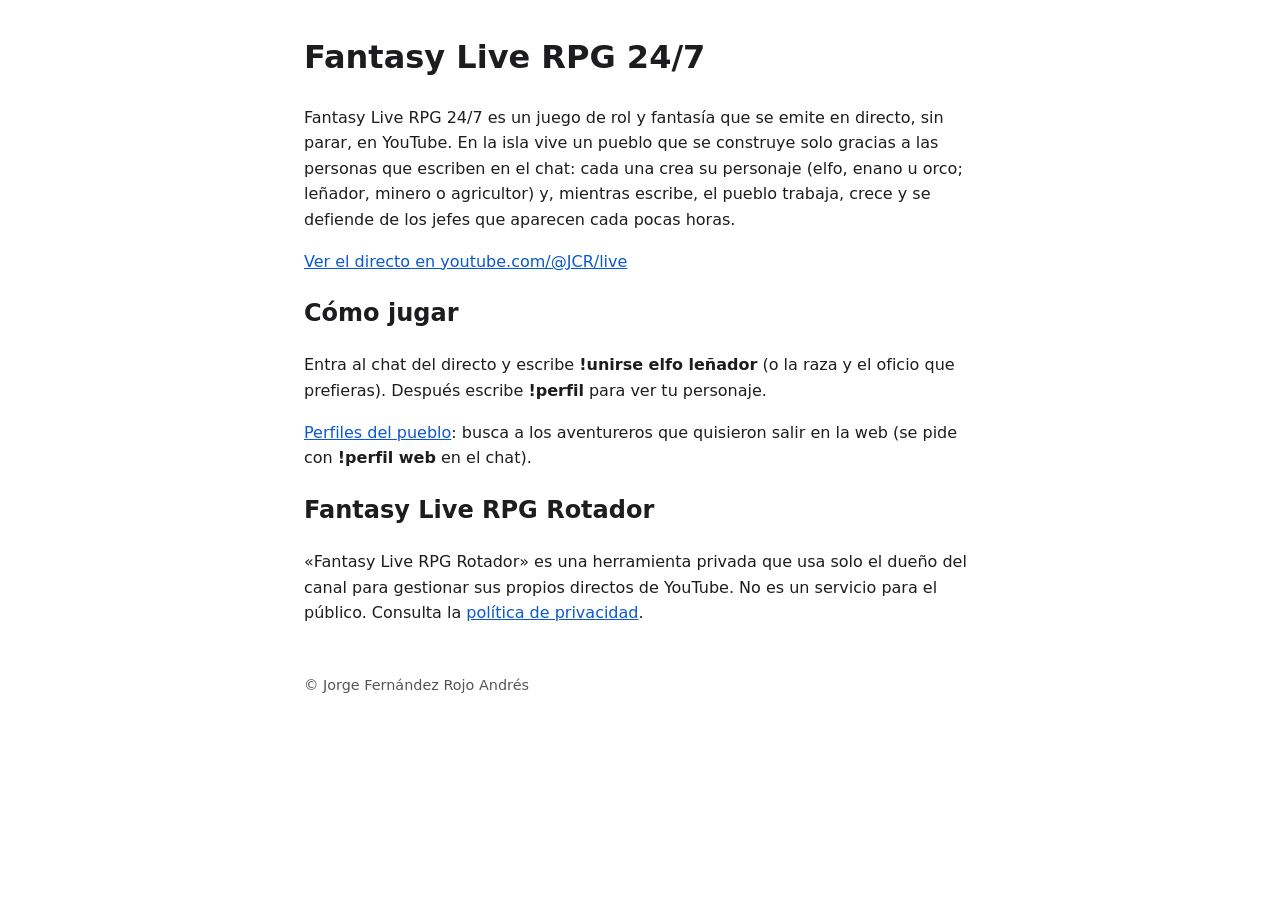
<file: index.html>
<!DOCTYPE html>
<html lang="es">
<head>
  <meta charset="utf-8">
  <meta name="viewport" content="width=device-width, initial-scale=1">
  <title>Fantasy Live RPG 24/7</title>
  <meta name="description" content="Un pueblo de fantasía que se construye solo, las 24 horas, y que el chat de YouTube controla en directo.">
  <style>
    body { font-family: system-ui, sans-serif; max-width: 42rem; margin: 2rem auto; padding: 0 1rem; line-height: 1.6; color: #1d1d1f; }
    a { color: #0b57d0; }
    footer { margin-top: 3rem; font-size: .9rem; color: #555; }
  </style>
</head>
<body>
  <h1>Fantasy Live RPG 24/7</h1>
  <p>Fantasy Live RPG 24/7 es un juego de rol y fantasía que se emite en directo, sin parar, en YouTube. En la isla vive un pueblo que se construye solo gracias a las personas que escriben en el chat: cada una crea su personaje (elfo, enano u orco; leñador, minero o agricultor) y, mientras escribe, el pueblo trabaja, crece y se defiende de los jefes que aparecen cada pocas horas.</p>
  <p><a href="https://www.youtube.com/@JCR/live">Ver el directo en youtube.com/@JCR/live</a></p>
  <h2>Cómo jugar</h2>
  <p>Entra al chat del directo y escribe <strong>!unirse elfo leñador</strong> (o la raza y el oficio que prefieras). Después escribe <strong>!perfil</strong> para ver tu personaje.</p>
  <p><a href="perfiles/">Perfiles del pueblo</a>: busca a los aventureros que quisieron salir en la web (se pide con <strong>!perfil web</strong> en el chat).</p>
  <h2>Fantasy Live RPG Rotador</h2>
  <p>«Fantasy Live RPG Rotador» es una herramienta privada que usa solo el dueño del canal para gestionar sus propios directos de YouTube. No es un servicio para el público. Consulta la <a href="privacidad.html">política de privacidad</a>.</p>
  <footer>© Jorge Fernández Rojo Andrés</footer>
</body>
</html>
</file>
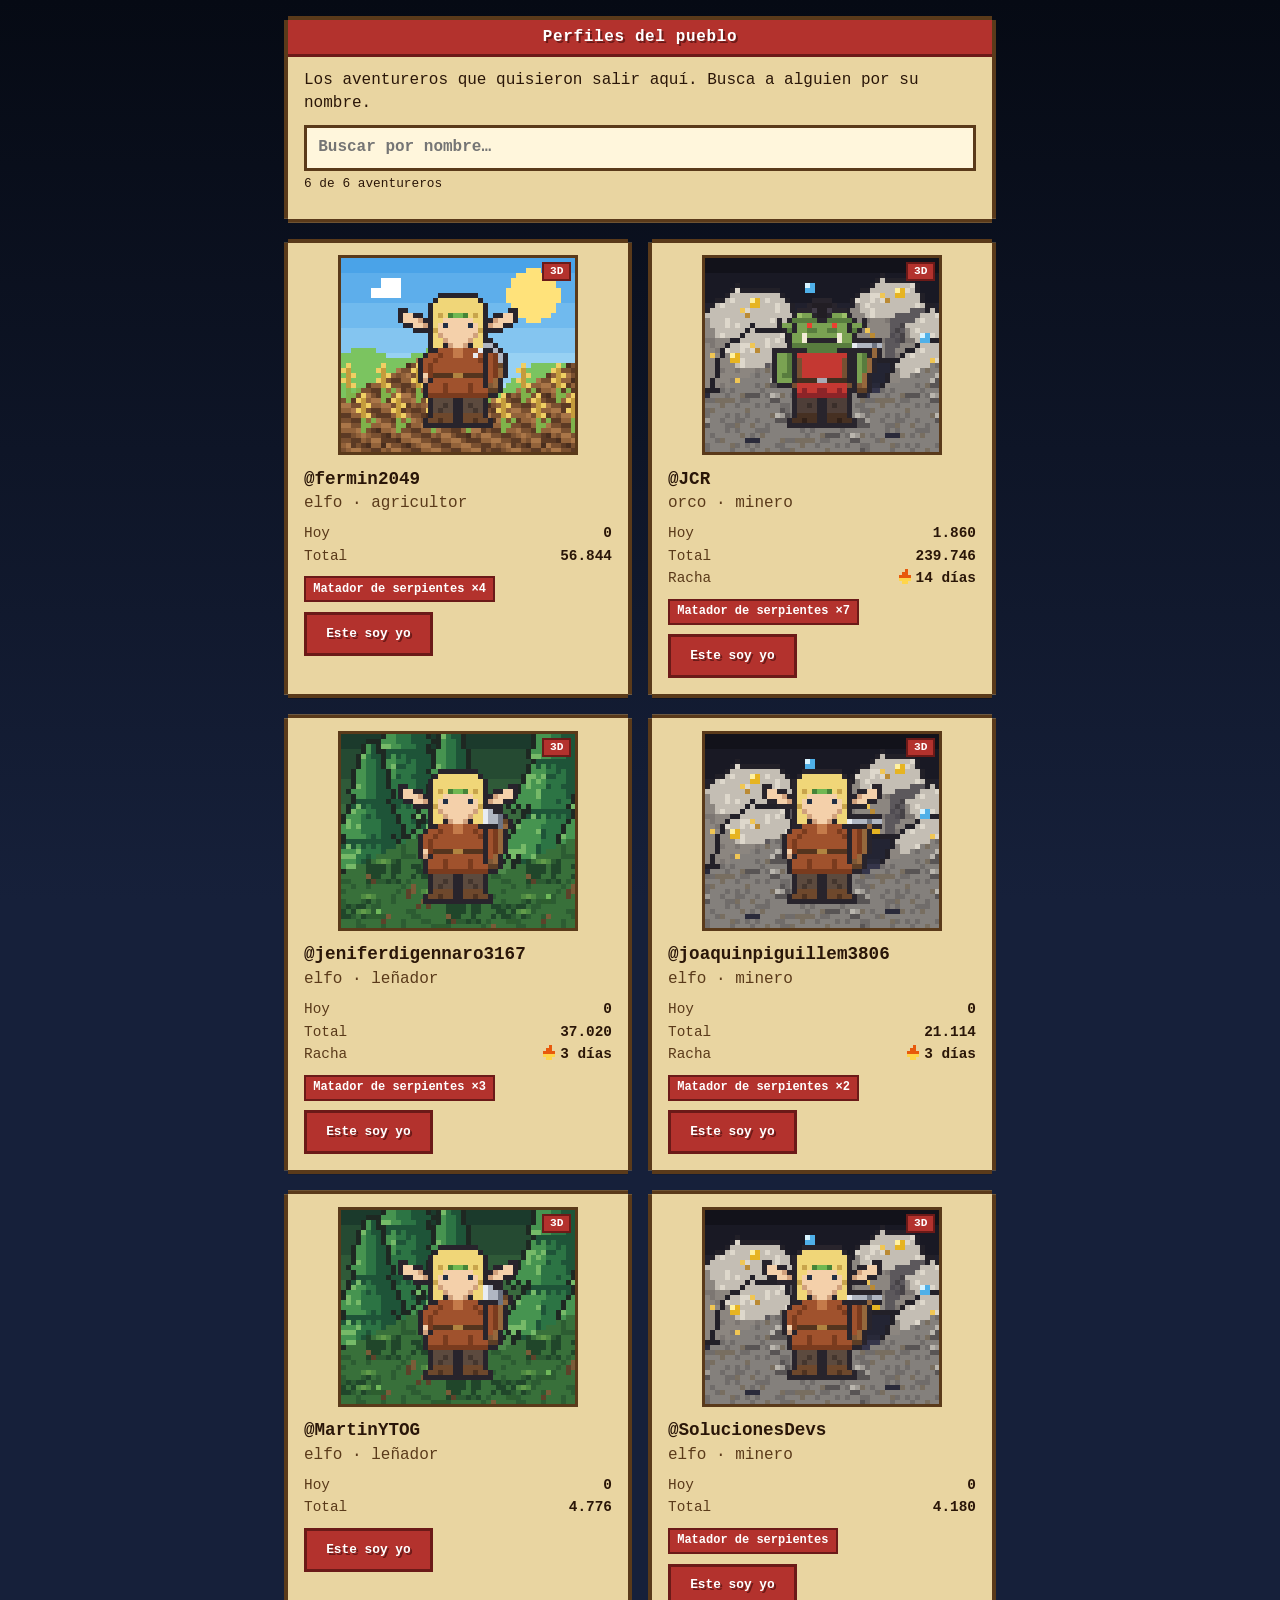
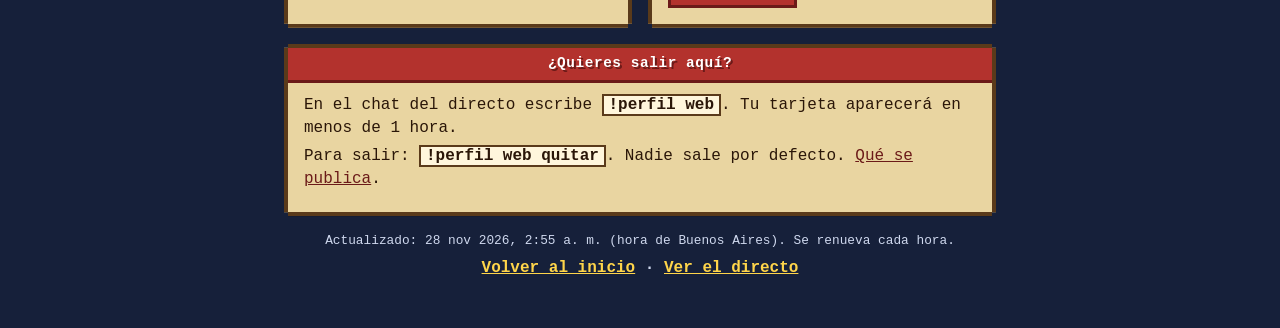
<file: perfiles/index.html>
<!DOCTYPE html>
<html lang="es">
<head>
  <meta charset="utf-8">
  <meta name="viewport" content="width=device-width, initial-scale=1">
  <title>Perfiles del pueblo · Fantasy Live RPG 24/7</title>
  <meta name="description" content="Los aventureros del pueblo de Fantasy Live RPG 24/7: busca a alguien por su nombre y mira su tarjeta.">
  <link rel="stylesheet" href="perfiles.css">
  <link rel="stylesheet" href="inventario.css">
</head>
<body>
  <main>
    <header class="pergamino cabecera">
      <div class="cinta">Perfiles del pueblo</div>
      <p>Los aventureros que quisieron salir aquí. Busca a alguien por su nombre.</p>
      <label class="buscador">
        <span class="solo-lectores">Buscar por nombre</span>
        <input id="buscar" type="search" placeholder="Buscar por nombre…" autocomplete="off" maxlength="40">
      </label>
      <p id="cuenta" class="pequeno" aria-live="polite"></p>
    </header>

    <section id="tarjetas" class="tarjetas" aria-label="Perfiles"></section>
    <p id="vacio" class="pergamino aviso" hidden></p>

    <section class="pergamino como">
      <div class="cinta cinta-chica">¿Quieres salir aquí?</div>
      <p>En el chat del directo escribe <strong>!perfil web</strong>. Tu tarjeta aparecerá en menos de 1 hora.</p>
      <p>Para salir: <strong>!perfil web quitar</strong>. Nadie sale por defecto. <a href="../privacidad.html#perfiles">Qué se publica</a>.</p>
    </section>

    <footer>
      <p id="actualizado" class="pequeno"></p>
      <p><a href="../index.html">Volver al inicio</a> · <a href="https://www.youtube.com/@JCR/live">Ver el directo</a></p>
    </footer>
  </main>
  <dialog id="visor" class="visor" aria-labelledby="visor-titulo">
    <div class="pergamino visor-caja">
      <div class="cinta" id="visor-titulo">Vista 3D</div>
      <div id="visor-escena" class="visor-escena" role="img" tabindex="0" aria-label="Personaje en 3D: arrastra o usa las flechas para girarlo">
        <div class="visor-vox"></div>
      </div>
      <p class="pequeno visor-ayuda">Arrastra para girarlo (o usa las flechas ← →)</p>
      <button id="visor-cerrar" type="button" class="boton">Cerrar</button>
    </div>
  </dialog>
  <script src="escenas.js"></script>
  <script src="inventario.js"></script>
  <script src="perfiles.js"></script>
</body>
</html>
</file>
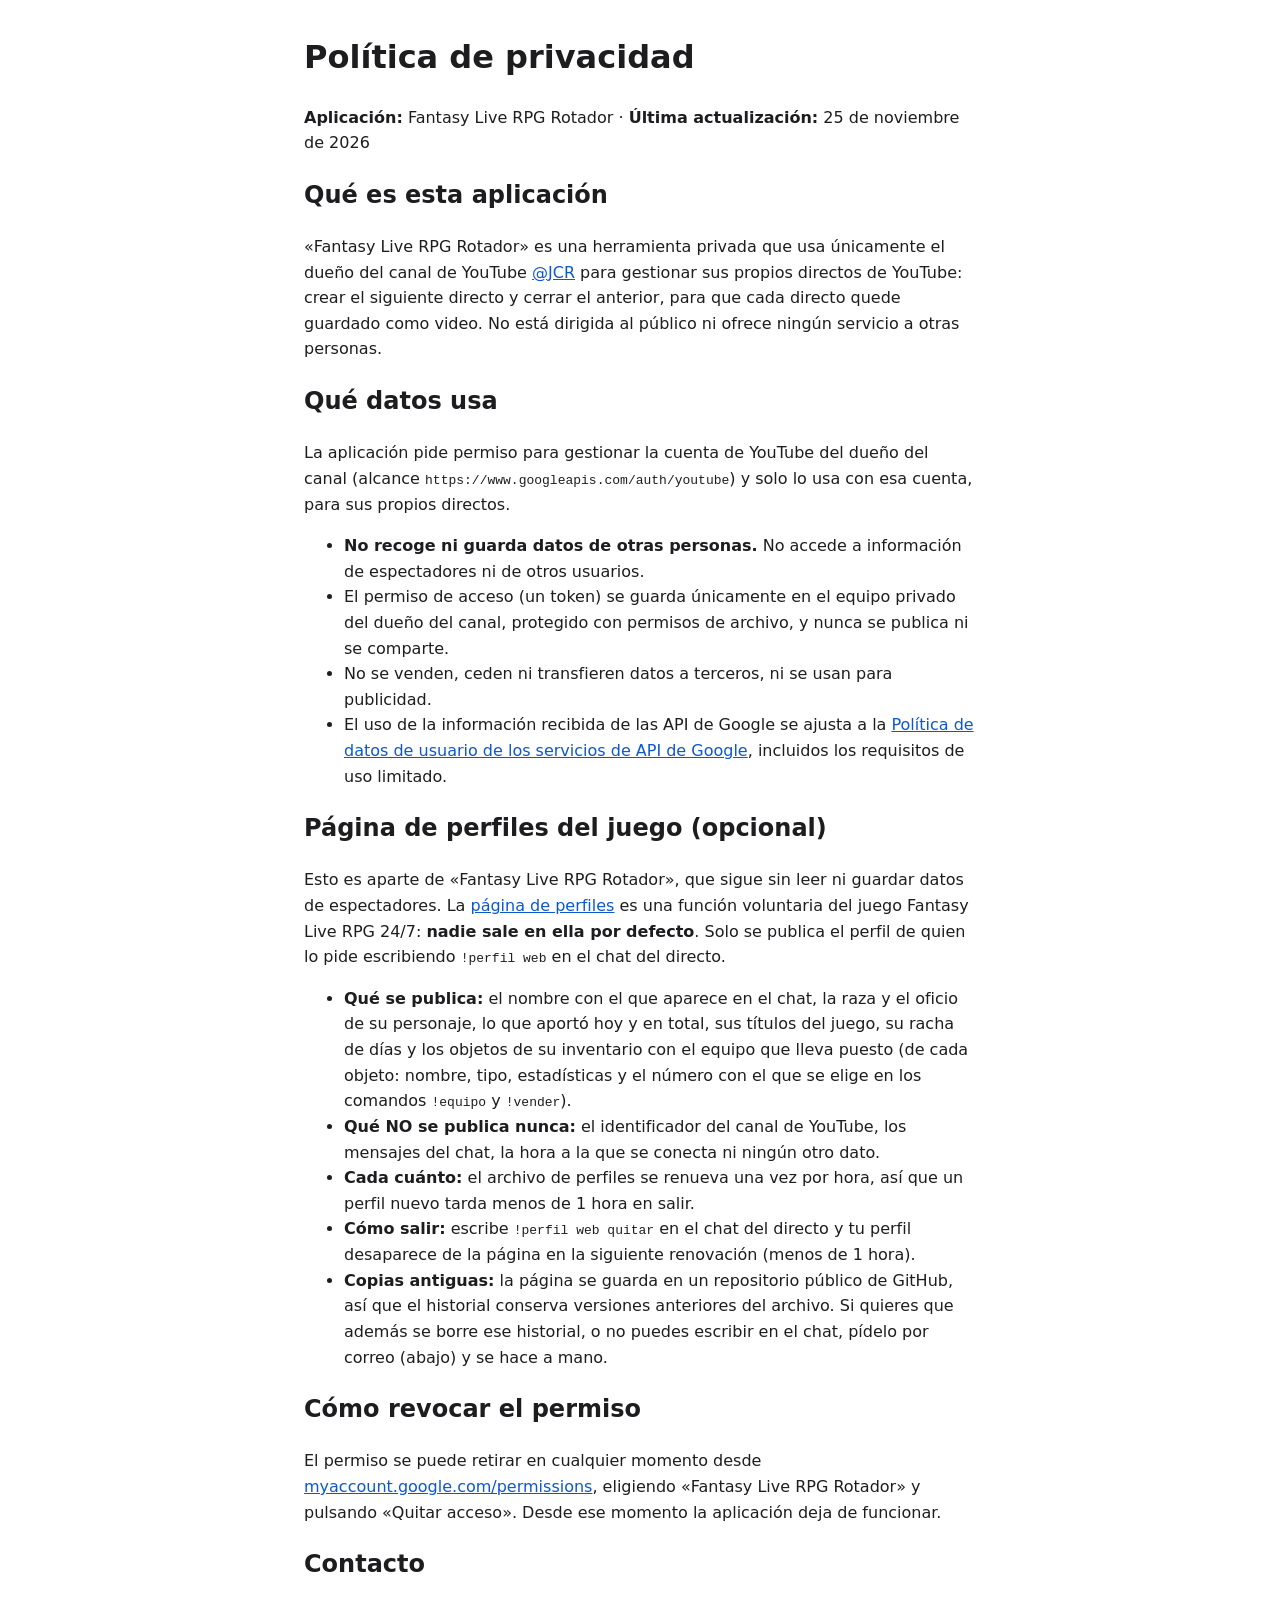
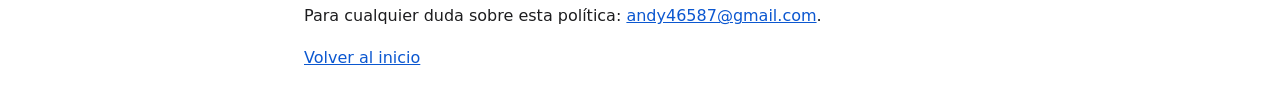
<file: privacidad.html>
<!DOCTYPE html>
<html lang="es">
<head>
  <meta charset="utf-8">
  <meta name="viewport" content="width=device-width, initial-scale=1">
  <title>Política de privacidad · Fantasy Live RPG Rotador</title>
  <style>
    body { font-family: system-ui, sans-serif; max-width: 42rem; margin: 2rem auto; padding: 0 1rem; line-height: 1.6; color: #1d1d1f; }
    a { color: #0b57d0; }
  </style>
</head>
<body>
  <h1>Política de privacidad</h1>
  <p><strong>Aplicación:</strong> Fantasy Live RPG Rotador · <strong>Última actualización:</strong> 25 de noviembre de 2026</p>

  <h2>Qué es esta aplicación</h2>
  <p>«Fantasy Live RPG Rotador» es una herramienta privada que usa únicamente el dueño del canal de YouTube <a href="https://www.youtube.com/@JCR">@JCR</a> para gestionar sus propios directos de YouTube: crear el siguiente directo y cerrar el anterior, para que cada directo quede guardado como video. No está dirigida al público ni ofrece ningún servicio a otras personas.</p>

  <h2>Qué datos usa</h2>
  <p>La aplicación pide permiso para gestionar la cuenta de YouTube del dueño del canal (alcance <code>https://www.googleapis.com/auth/youtube</code>) y solo lo usa con esa cuenta, para sus propios directos.</p>
  <ul>
    <li><strong>No recoge ni guarda datos de otras personas.</strong> No accede a información de espectadores ni de otros usuarios.</li>
    <li>El permiso de acceso (un token) se guarda únicamente en el equipo privado del dueño del canal, protegido con permisos de archivo, y nunca se publica ni se comparte.</li>
    <li>No se venden, ceden ni transfieren datos a terceros, ni se usan para publicidad.</li>
    <li>El uso de la información recibida de las API de Google se ajusta a la <a href="https://developers.google.com/terms/api-services-user-data-policy">Política de datos de usuario de los servicios de API de Google</a>, incluidos los requisitos de uso limitado.</li>
  </ul>

  <h2 id="perfiles">Página de perfiles del juego (opcional)</h2>
  <p>Esto es aparte de «Fantasy Live RPG Rotador», que sigue sin leer ni guardar datos de espectadores. La <a href="perfiles/">página de perfiles</a> es una función voluntaria del juego Fantasy Live RPG 24/7: <strong>nadie sale en ella por defecto</strong>. Solo se publica el perfil de quien lo pide escribiendo <code>!perfil web</code> en el chat del directo.</p>
  <ul>
    <li><strong>Qué se publica:</strong> el nombre con el que aparece en el chat, la raza y el oficio de su personaje, lo que aportó hoy y en total, sus títulos del juego, su racha de días y los objetos de su inventario con el equipo que lleva puesto (de cada objeto: nombre, tipo, estadísticas y el número con el que se elige en los comandos <code>!equipo</code> y <code>!vender</code>).</li>
    <li><strong>Qué NO se publica nunca:</strong> el identificador del canal de YouTube, los mensajes del chat, la hora a la que se conecta ni ningún otro dato.</li>
    <li><strong>Cada cuánto:</strong> el archivo de perfiles se renueva una vez por hora, así que un perfil nuevo tarda menos de 1 hora en salir.</li>
    <li><strong>Cómo salir:</strong> escribe <code>!perfil web quitar</code> en el chat del directo y tu perfil desaparece de la página en la siguiente renovación (menos de 1 hora).</li>
    <li><strong>Copias antiguas:</strong> la página se guarda en un repositorio público de GitHub, así que el historial conserva versiones anteriores del archivo. Si quieres que además se borre ese historial, o no puedes escribir en el chat, pídelo por correo (abajo) y se hace a mano.</li>
  </ul>

  <h2>Cómo revocar el permiso</h2>
  <p>El permiso se puede retirar en cualquier momento desde <a href="https://myaccount.google.com/permissions">myaccount.google.com/permissions</a>, eligiendo «Fantasy Live RPG Rotador» y pulsando «Quitar acceso». Desde ese momento la aplicación deja de funcionar.</p>

  <h2>Contacto</h2>
  <p>Para cualquier duda sobre esta política: <a href="mailto:andy46587@gmail.com">andy46587@gmail.com</a>.</p>

  <p><a href="index.html">Volver al inicio</a></p>
</body>
</html>
</file>
<file: perfiles/perfiles.css>
/* Mismo estilo que el juego: pergamino #e9d5a1 con borde marrón, cinta roja, pixel art sin suavizar. Sin imágenes salvo los sprites. */
:root {
  --pergamino: #e9d5a1;
  --borde: #5a3a1a;
  --texto: #2a1608;
  --suave: #5a3a1a;
  --cinta: #b3322d;
  --cinta-borde: #6b1a18;
  --noche-arriba: #060a14;
  --noche-abajo: #16203a;
}

* { box-sizing: border-box; }

html { background: #16203a; }

body {
  margin: 0;
  min-height: 100vh;
  font-family: ui-monospace, "Cascadia Mono", Consolas, "Courier New", monospace;
  font-weight: 700;
  color: var(--texto);
  background: linear-gradient(var(--noche-arriba), var(--noche-abajo)) fixed;
  line-height: 1.45;
}

main { max-width: 46rem; margin: 0 auto; padding: 1rem 0.75rem 3rem; display: grid; gap: 1rem; }
a { color: #ffd54a; }
.pergamino a { color: #6b1a18; }
.pequeno { font-size: 0.8rem; font-weight: 400; margin: 0; }
.solo-lectores { position: absolute; width: 1px; height: 1px; overflow: hidden; clip-path: inset(50%); }

/* Un pergamino: relleno beige, borde de 4 px y esquinas «comidas» como en pixel art. */
.pergamino {
  position: relative;
  background: var(--pergamino);
  border: 4px solid var(--borde);
  padding: 0.9rem 1rem 1rem;
  box-shadow: 0 4px 0 rgba(0, 0, 0, 0.45);
  clip-path: polygon(0 4px, 4px 4px, 4px 0, calc(100% - 4px) 0, calc(100% - 4px) 4px, 100% 4px, 100% calc(100% - 4px), calc(100% - 4px) calc(100% - 4px), calc(100% - 4px) 100%, 4px 100%, 4px calc(100% - 4px), 0 calc(100% - 4px));
}

.cinta {
  margin: -0.9rem -1rem 0.7rem;
  padding: 0.35rem 1rem;
  background: var(--cinta);
  border-bottom: 3px solid var(--cinta-borde);
  color: #fff;
  text-align: center;
  letter-spacing: 0.04em;
  text-shadow: 2px 2px 0 var(--cinta-borde);
}
.cinta-chica { font-size: 0.9rem; }

.cabecera p { margin: 0.2rem 0 0.6rem; font-weight: 400; }

.buscador input {
  width: 100%;
  font: inherit;
  padding: 0.55rem 0.7rem;
  color: var(--texto);
  background: #fff6dc;
  border: 3px solid var(--borde);
  border-radius: 0;
  outline: none;
}
.buscador input:focus { border-color: var(--cinta); }

.tarjetas { display: grid; gap: 1rem; grid-template-columns: repeat(auto-fill, minmax(19rem, 1fr)); }

/* La tarjeta: arriba la escena del oficio (pixel art de 48×40 puesto a ×5, sin suavizar) con el personaje haciendo su trabajo; debajo, los datos. */
.tarjeta { display: grid; gap: 0.7rem; justify-items: center; align-content: start; padding-top: 0.8rem; }
.retrato {
  position: relative;
  width: 240px; height: 200px; /* 48×40 a ×5 */
  border: 3px solid var(--borde);
  background-size: 240px 200px;
  image-rendering: pixelated;
  overflow: hidden;
}
/* El sprite de 24×32 a ×5 (120×160) con la hoja de su animación del juego: 4 cuadros a 6 por segundo, como en el directo. */
.sprite {
  --e: 5;
  position: absolute;
  left: calc(50% - 12px * var(--e));
  bottom: 24px;
  width: calc(24px * var(--e));
  height: calc(32px * var(--e));
  background-repeat: no-repeat;
  background-size: calc(96px * var(--e)) calc(32px * var(--e));
  image-rendering: pixelated;
  animation: trabajar 0.6667s steps(4) infinite;
  animation-delay: var(--desfase, 0s);
}
@keyframes trabajar { to { background-position-x: calc(-96px * var(--e)); } }
@media (prefers-reduced-motion: reduce) { .sprite { animation: none; } }
.sprite.elfo-talar { background-image: url("sprites/elfo_talar.png"); }
.sprite.elfo-picar { background-image: url("sprites/elfo_picar.png"); }
.sprite.elfo-cosechar { background-image: url("sprites/elfo_cosechar.png"); }
.sprite.enano-talar { background-image: url("sprites/enano_talar.png"); }
.sprite.enano-picar { background-image: url("sprites/enano_picar.png"); }
.sprite.enano-cosechar { background-image: url("sprites/enano_cosechar.png"); }
.sprite.orco-talar { background-image: url("sprites/orco_talar.png"); }
.sprite.orco-picar { background-image: url("sprites/orco_picar.png"); }
.sprite.orco-cosechar { background-image: url("sprites/orco_cosechar.png"); }

.datos { min-width: 0; width: 100%; }
.nombre { margin: 0; font-size: 1.1rem; overflow-wrap: anywhere; }
.rol { margin: 0 0 0.5rem; font-weight: 400; color: var(--suave); }
.cifras { margin: 0; display: grid; grid-template-columns: auto 1fr; gap: 0.1rem 0.6rem; font-size: 0.9rem; }
.cifras dt { font-weight: 400; color: var(--suave); }
.cifras dd { margin: 0; text-align: right; }
.titulos { margin: 0.6rem 0 0; padding: 0; list-style: none; display: flex; flex-wrap: wrap; gap: 0.3rem; }
.titulos li { font-size: 0.75rem; padding: 0.15rem 0.45rem; background: var(--cinta); color: #fff; border: 2px solid var(--cinta-borde); }

.llama { display: inline-block; width: 12px; height: 15px; margin-right: 0.3rem; vertical-align: -2px; }

.aviso { margin: 0; text-align: center; }
.como p { margin: 0.3rem 0; font-weight: 400; }
.como strong { background: #fff6dc; border: 2px solid var(--borde); padding: 0 0.3rem; }

footer { text-align: center; color: #cfd8ee; display: grid; gap: 0.4rem; }
footer p { margin: 0; }

/* Marca «3D» en la esquina del retrato (solo en las razas que ya tienen modelo) y el personaje se vuelve pulsable. */
.sprite.girable { cursor: pointer; }
.sprite.girable:focus-visible { outline: 3px solid #ffd54a; outline-offset: 2px; }
.marca3d {
  position: absolute; top: 4px; right: 4px; padding: 0 0.35rem;
  font-size: 0.7rem; line-height: 1.3; color: #fff; background: var(--cinta); border: 2px solid var(--cinta-borde);
  pointer-events: none;
}

/* Visor 3D: una ventana con el personaje que se gira arrastrando. Los cuadros son los 24 giros que saca VoxPix (34×41 con 1 px entre cuadros) a ×6. */
.visor { border: 0; padding: 0; background: transparent; max-width: min(92vw, 22rem); width: 100%; overflow: visible; }
.visor::backdrop { background: rgba(6, 10, 20, 0.85); }
.visor-caja { display: grid; gap: 0.6rem; justify-items: center; }
.visor-escena {
  position: relative; width: 288px; height: 288px; max-width: 100%;
  border: 3px solid var(--borde);
  background: #1b3a2c center bottom / 288px 240px no-repeat;
  image-rendering: pixelated;
  cursor: grab; touch-action: none; user-select: none; -webkit-user-select: none;
  outline-offset: 2px;
}
.visor-escena:active { cursor: grabbing; }
.visor-escena:focus-visible { outline: 3px solid #ffd54a; }
.visor-vox {
  --e: 6;
  position: absolute; left: calc(50% - 17px * var(--e)); bottom: 12px;
  width: calc(34px * var(--e)); height: calc(41px * var(--e));
  background: url("voxel/elfo_giro.png") 0 0 no-repeat;
  background-size: calc(839px * var(--e)) calc(41px * var(--e));
  image-rendering: pixelated;
  pointer-events: none;
}
.visor-ayuda { margin: 0; text-align: center; }
.boton {
  font: inherit; padding: 0.4rem 1.2rem; color: #fff; background: var(--cinta);
  border: 3px solid var(--cinta-borde); border-radius: 0; cursor: pointer; text-shadow: 2px 2px 0 var(--cinta-borde);
}
.boton:hover, .boton:focus-visible { background: #c9403a; outline: none; }
.visor-caja .cinta { justify-self: stretch; }
</file>
<file: perfiles/inventario.css>
/* Inventario de la tarjeta de perfil (#166). Mismo estilo que perfiles.css (usa sus variables). */
.inventario { margin-top: 0.7rem; border-top: 2px dashed var(--borde); padding-top: 0.5rem; }
.inventario summary { cursor: pointer; min-height: 44px; display: flex; align-items: center; }
.inventario summary:focus-visible { outline: 3px solid var(--cinta); outline-offset: 2px; }
.inv-dentro { display: grid; gap: 0.6rem; }
.inv-grupo h3 { margin: 0.2rem 0 0.3rem; font-size: 0.85rem; color: var(--suave); }
.inv-fila {
  display: grid; grid-template-columns: 1fr auto; gap: 0.3rem 0.5rem; align-items: center;
  padding: 0.4rem 0.5rem; margin-bottom: 0.35rem; background: #fff6dc; border: 2px solid var(--borde);
}
.inv-fila.puesto { border-color: var(--cinta); background: #ffe9b8; }
.inv-info { display: grid; grid-template-columns: auto 1fr; column-gap: 0.5rem; align-items: center; min-width: 0; grid-column: 1 / -1; }
.inv-icono { grid-row: 1 / 3; image-rendering: pixelated; } /* la tarjeta es angosta: nombre arriba, botones debajo */
.inv-nombre { overflow-wrap: break-word; }
.inv-stats { font-size: 0.75rem; font-weight: 400; color: var(--suave); }
.inv-equipar, .inv-vender {
  font: inherit; font-size: 0.8rem; min-height: 44px; display: inline-flex; align-items: center; justify-content: center; gap: 0.35rem;
  padding: 0 0.6rem; color: var(--texto); background: var(--pergamino); border: 2px solid var(--borde); border-radius: 0; cursor: pointer;
}
.inv-equipar { min-width: 5.2rem; justify-self: stretch; }
.inv-equipar[aria-pressed="true"] { color: #fff; background: var(--cinta); border-color: var(--cinta-borde); }
.inv-vender input { width: 1.4rem; height: 1.4rem; margin: 0; accent-color: var(--cinta); }
.inv-equipar:focus-visible, .inv-vender:focus-within { outline: 3px solid #ffd54a; outline-offset: 1px; }
.inv-nota { grid-column: 1 / -1; font-size: 0.72rem; font-weight: 400; color: var(--cinta-borde); }
.inv-nota:empty { display: none; }
.inv-acciones { display: flex; flex-wrap: wrap; gap: 0.5rem; }
.inv-acciones .boton { min-height: 44px; flex: 1 1 8rem; }
.inv-acciones .boton:disabled { opacity: 0.5; cursor: not-allowed; }
.inv-resumen, .inv-estado { margin: 0; font-size: 0.85rem; font-weight: 400; }
.inv-resumen:empty, .inv-estado:empty { display: none; }
.inv-comando { width: 100%; font: inherit; padding: 0.55rem 0.7rem; color: var(--texto); background: #fff; border: 3px solid var(--borde); border-radius: 0; }
.inv-avisos p { margin: 0.2rem 0; }

.boton-yo { margin-top: 0.6rem; min-height: 44px; font-size: 0.8rem; }
</file>
